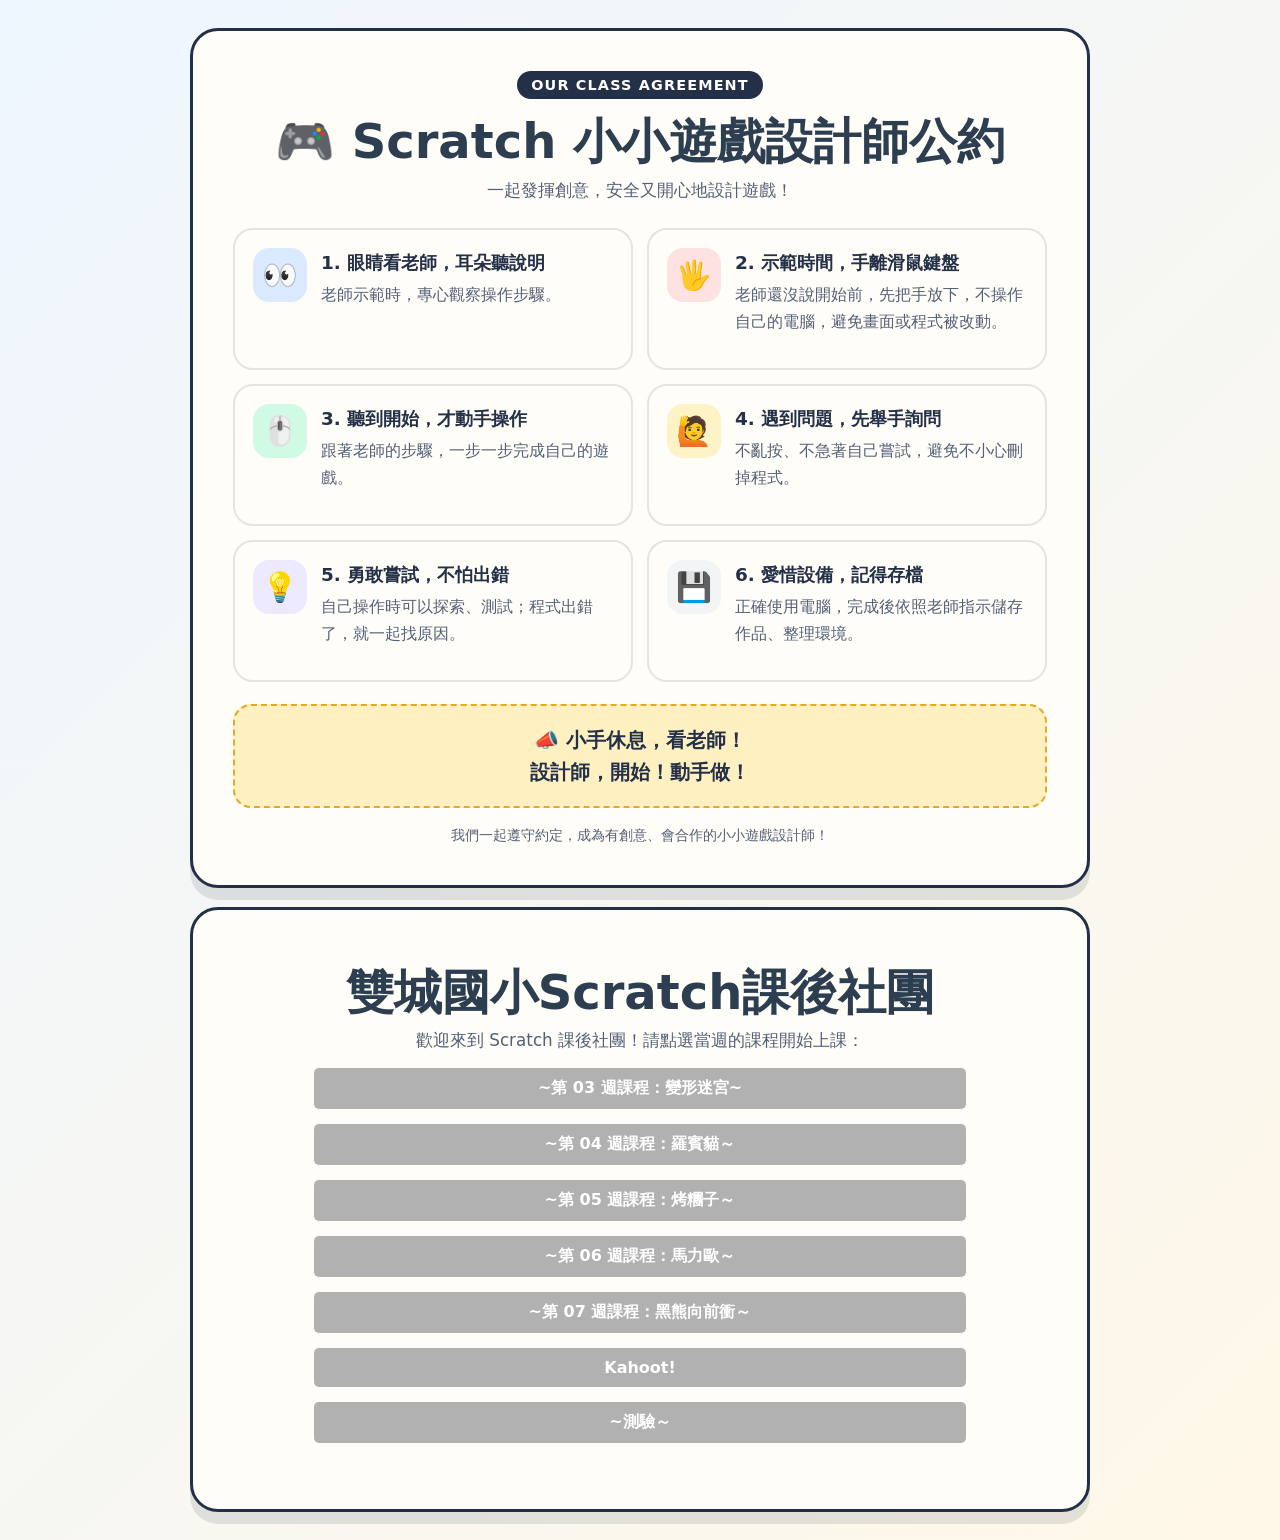
<file: index.html>
<!DOCTYPE html>
<html lang="zh-Hant">
<head>
  <meta charset="UTF-8">
  <meta name="viewport" content="width=device-width, initial-scale=1">
  <title>Scratch 小小遊戲設計師</title>
  <meta name="description" content="這裡填寫簡短的網頁內容摘要，大約控制在75個中文字以內，並自然帶入主要關鍵字。" />
  <!-- 關鍵字標籤（Meta Keywords）：現今各大搜尋引擎（如Google）已不再重用此標籤，但部分系統可備用 -->
  <meta name="keywords" content="scratch遊戲, 免費遊戲區, 關鍵字3" />
  <style>
    :root {
      --ink: #243047;
      --muted: #526078;
      --paper: #fffdf7;
      --blue: #dbeafe;
      --red: #fee2e2;
      --green: #d1fae5;
      --yellow: #fef3c7;
      --purple: #ede9fe;
      --gray: #f3f4f6;
    }
    * { box-sizing: border-box; }
    body {
      margin: 0;
      padding: 28px 16px;
      background: linear-gradient(135deg, #eef6ff, #fff8e8);
      color: var(--ink);
      font-family: "Noto Sans TC", "Microsoft JhengHei", system-ui, sans-serif;
    }
    .poster {
      max-width: 900px;
      margin: 0 auto;
      padding: clamp(20px, 4vw, 40px);
      background: var(--paper);
      border: 3px solid #243047;
      border-radius: 28px;
      box-shadow: 0 12px 0 rgba(36, 48, 71, .12);
    }
    header { text-align: center; margin-bottom: 26px; }
    .kicker {
      display: inline-block;
      padding: 6px 14px;
      border-radius: 999px;
      background: #243047;
      color: white;
      font-size: .9rem;
      font-weight: 800;
      letter-spacing: .08em;
    }
    h1 {
      margin: 14px 0 8px;
      font-size: clamp(1.8rem, 5vw, 3rem);
      line-height: 1.2;
    }
    .subtitle { margin: 0; color: var(--muted); font-size: 1.05rem; }
    .rules {
      display: grid;
      grid-template-columns: repeat(2, minmax(0, 1fr));
      gap: 14px;
    }
    .rule {
      display: flex;
      align-items: flex-start;
      gap: 14px;
      padding: 18px;
      border: 2px solid rgba(36, 48, 71, .12);
      border-radius: 20px;
      min-height: 142px;
    }
    .rule:nth-child(1) .emoji { background: var(--blue); }
    .rule:nth-child(2) .emoji { background: var(--red); }
    .rule:nth-child(3) .emoji { background: var(--green); }
    .rule:nth-child(4) .emoji { background: var(--yellow); }
    .rule:nth-child(5) .emoji { background: var(--purple); }
    .rule:nth-child(6) .emoji { background: var(--gray); }
    .emoji {
      flex: 0 0 54px;
      width: 54px;
      height: 54px;
      display: grid;
      place-items: center;
      border-radius: 16px;
      font-size: 1.8rem;
    }
    h2 { margin: 2px 0 7px; font-size: 1.15rem; line-height: 1.4; }
    .rule p { margin: 0; color: var(--muted); line-height: 1.65; }
    .chant {
      margin-top: 22px;
      padding: 18px;
      text-align: center;
      background: #fff0c2;
      border: 2px dashed #e3a927;
      border-radius: 18px;
      font-size: clamp(1rem, 2.8vw, 1.25rem);
      font-weight: 800;
      line-height: 1.6;
    }
    footer { margin-top: 18px; text-align: center; color: var(--muted); font-size: .9rem; }
    @media (max-width: 620px) {
      body { padding: 14px 10px; }
      .rules { grid-template-columns: 1fr; }
      .rule { min-height: 0; }
      .poster { border-radius: 20px; }
    }
    @media print {
      body { background: white; padding: 0; }
      .poster { max-width: none; border: 2px solid #243047; box-shadow: none; }
      .rule { break-inside: avoid; }
      @page { size: A4 portrait; margin: 10mm; }
    }
        h1 { color: #2c3e50; }
        .menu-list { list-style: none; padding: 0; }
        .menu-list li { margin: 15px 0; }
        .menu-list a { display: inline-block; 
          width: 80%; 
          padding: 10px; background-color: #b1b1b1;
          color: white; text-decoration: none; 
          border-radius: 5px; font-weight: bold; }
        .menu-list a:hover { background-color: #e3a927; }
        
        .other-list { list-style: none; padding: 0; }
        .other-list li { margin: 10px 0; }
        .other-list a { display: inline-block; width: 20%; padding: 5px; background-color: #0b0b0b; color: white; text-decoration: none; border-radius: 5px; font-weight: bold; }
        .other-list a:hover { background-color: #0a0a0a; }    
        /* 進入遊戲列按鈕樣式 */
        .enter-game-btn {
            padding: 8px 15px;
            font-size: 12pt;
            font-weight: bold;
            color: white;
            background-color: #95a5a6;
            border: none;
            border-radius: 5px;
            cursor: pointer;
            box-shadow: 0 4px 10px rgba(0,0,0,0.15);
            transition: background 0.2s, transform 0.1s;
        }
        .enter-game-btn:active { transform: scale(0.98); }
  </style>
</head>
<body>
  <main class="poster">
    <header>
      <span class="kicker">OUR CLASS AGREEMENT</span>
      <h1>🎮 Scratch 小小遊戲設計師公約</h1>
      <p class="subtitle">一起發揮創意，安全又開心地設計遊戲！</p>
    </header>

    <section class="rules" aria-label="課堂公約">
      <article class="rule">
        <div class="emoji" aria-hidden="true">👀</div>
        <div>
          <h2>1. 眼睛看老師，耳朵聽說明</h2>
          <p>老師示範時，專心觀察操作步驟。</p>
        </div>
      </article>

      <article class="rule">
        <div class="emoji" aria-hidden="true">🖐️</div>
        <div>
          <h2>2. 示範時間，手離滑鼠鍵盤</h2>
          <p>老師還沒說開始前，先把手放下，不操作自己的電腦，避免畫面或程式被改動。</p>
        </div>
      </article>

      <article class="rule">
        <div class="emoji" aria-hidden="true">🖱️</div>
        <div>
          <h2>3. 聽到開始，才動手操作</h2>
          <p>跟著老師的步驟，一步一步完成自己的遊戲。</p>
        </div>
      </article>

      <article class="rule">
        <div class="emoji" aria-hidden="true">🙋</div>
        <div>
          <h2>4. 遇到問題，先舉手詢問</h2>
          <p>不亂按、不急著自己嘗試，避免不小心刪掉程式。</p>
        </div>
      </article>

      <article class="rule">
        <div class="emoji" aria-hidden="true">💡</div>
        <div>
          <h2>5. 勇敢嘗試，不怕出錯</h2>
          <p>自己操作時可以探索、測試；程式出錯了，就一起找原因。</p>
        </div>
      </article>

      <article class="rule">
        <div class="emoji" aria-hidden="true">💾</div>
        <div>
          <h2>6. 愛惜設備，記得存檔</h2>
          <p>正確使用電腦，完成後依照老師指示儲存作品、整理環境。</p>
        </div>
      </article>
    </section>

    <div class="chant">📣 小手休息，看老師！<br>設計師，開始！動手做！</div>
    <footer>我們一起遵守約定，成為有創意、會合作的小小遊戲設計師！</footer>
  </main>
  <br>
  <main class="poster">
    <header>
      <h1>雙城國小Scratch課後社團</h1>
      <p class="subtitle">歡迎來到 Scratch 課後社團！請點選當週的課程開始上課：</p>

      <ul class="menu-list">
          <!--
          <li><a href="week1.html">第 01 週課程：認識 Scratch</a></li>
          <li><a href="week2.html">第 02 週課程：跳跳鳥</a></li>
      -->
          <li><a href="week3.html">~第 03 週課程：變形迷宮~</a></li>
          <li><a href="week4.html">~第 04 週課程：羅賓貓～</a></li>
          <li><a href="week5.html">~第 05 週課程：烤糰子～</a></li>
          <li><a href="week6.html">~第 06 週課程：馬力歐～</a></li>
          <li><a href="week7.html">~第 07 週課程：黑熊向前衝～</a></li>
          <li><a href="https://kahoot.it/">Kahoot!</a></li>
          <li><a href="https://coordinate-express-forest.jonathanccc.chatgpt.site/ ">~測驗～</a></li>
        
          <!--<li><a href="week7.html">~第 07 週課程：黑熊向前衝～</a></li>
          <button class="enter-game-btn" onclick="checkPassword()">遊戲區列表</button>
          <li><a href="week6.html">~第 06 週課程：瑪利歐～</a></li>-->

      <!--</ul>
      <ul class="other-list">
          <li><a href="">遊戲區列表</a></li>
          <a href="home.html">here</a>
      </ul>-->
    </header>
  </main>
  <script src="js/week.js"></script>
</body>
</html>
</file>
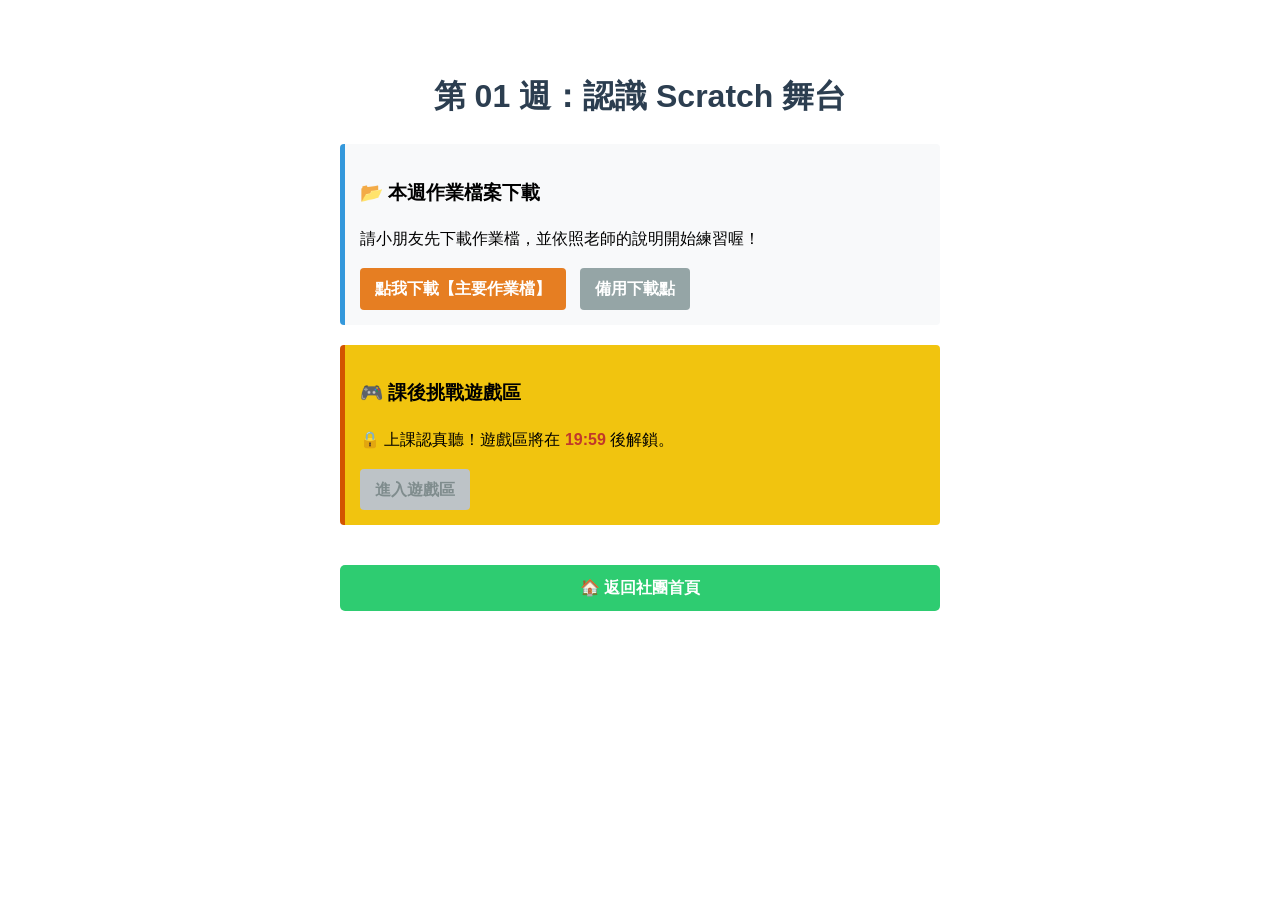
<file: week1.html>
<!DOCTYPE html>
<html lang="zh-Hant">
<head>
    <meta charset="UTF-8">
    <meta name="viewport" content="width=device-width, initial-scale=1.0">
    <title>第 1 週課程 - 雙城國小Scratch課後社團</title>
    <style>
        body { font-family: Arial, sans-serif; max-width: 600px; margin: 30px auto; padding: 20px; line-height: 1.6; }
        h1 { color: #2c3e50; text-align: center; }
        .section { background: #f8f9fa; border-left: 5px solid #3498db; padding: 15px; margin: 20px 0; border-radius: 4px; }
        .btn { display: inline-block; padding: 8px 15px; background: #e67e22; color: white; text-decoration: none; border-radius: 4px; font-weight: bold; margin-right: 10px; }
        .btn.backup { background: #95a5a6; }
        .game-zone { background: #f1c40f; border-left: 5px solid #d35400; padding: 15px; margin: 20px 0; border-radius: 4px; }
        .disabled-link { pointer-events: none; background-color: #bdc3c7 !important; color: #7f8c8d; cursor: not-allowed; }
        .home-btn { display: block; text-align: center; margin-top: 40px; padding: 10px; background: #2ecc71; color: white; text-decoration: none; border-radius: 5px; font-weight: bold; }
        .home-btn:hover { background: #27ae60; }
        #timer { font-weight: bold; color: #c0392b; }
    </style>
</head>
<body>

    <h1>第 01 週：認識 Scratch 舞台</h1>

    <!-- 1. 作業下載區 -->
    <div class="section">
        <h3>📂 本週作業檔案下載</h3>
        <p>請小朋友先下載作業檔，並依照老師的說明開始練習喔！</p>
        <!-- 請將下面的 # 替換成您實際的雲端硬碟或其他下載連結 -->
        <a href="https://example.com" class="btn" target="_blank">點我下載【主要作業檔】</a>
        <a href="https://example.com" class="btn backup" target="_blank">備用下載點</a>
    </div>

    <!-- 2. 課後遊戲區（限制20分鐘後開啟） -->
    <div class="game-zone">
        <h3>🎮 課後挑戰遊戲區</h3>
        <p id="lock-msg">🔒 上課認真聽！遊戲區將在 <span id="timer">20:00</span> 後解鎖。</p>
        <!-- 初始狀態設定為 disabled-link 限制點擊 -->
        <a href="https://mit.edu" id="game-link" class="btn disabled-link" target="_blank">進入遊戲區</a>
    </div>

    <!-- 3. 回首頁按鈕 -->
    <a href="index.html" class="home-btn">🏠 返回社團首頁</a>

    <!-- 倒數 20 分鐘的 JavaScript 程式碼 -->
    <script>
        // 設定倒數秒數：20分鐘 = 1200 秒 (測試時可以改成 5 秒方便測試)
        let timeLeft = 1200; 
        const timerElement = document.getElementById('timer');
        const lockMsgElement = document.getElementById('lock-msg');
        const gameLink = document.getElementById('game-link');

        const countdown = setInterval(function() {
            timeLeft--;

            // 計算分與秒
            let minutes = Math.floor(timeLeft / 60);
            let seconds = timeLeft % 60;

            // 補零顯示 (例如 05:09)
            minutes = minutes < 10 ? '0' + minutes : minutes;
            seconds = seconds < 10 ? '0' + seconds : seconds;

            timerElement.textContent = minutes + ':' + seconds;

            // 時間到，解除限制
            if (timeLeft <= 0) {
                clearInterval(countdown);
                lockMsgElement.innerHTML = "🔓 時間到！遊戲區已解鎖，請點擊下方按鈕開始。";
                lockMsgElement.style.color = "#27ae60";
                gameLink.classList.remove('disabled-link'); // 移除禁止點擊的樣式
                gameLink.style.background = "#e74c3c"; // 變成亮眼的紅色按鈕
            }
        }, 1000);
    </script>

</body>
</html>
</file>
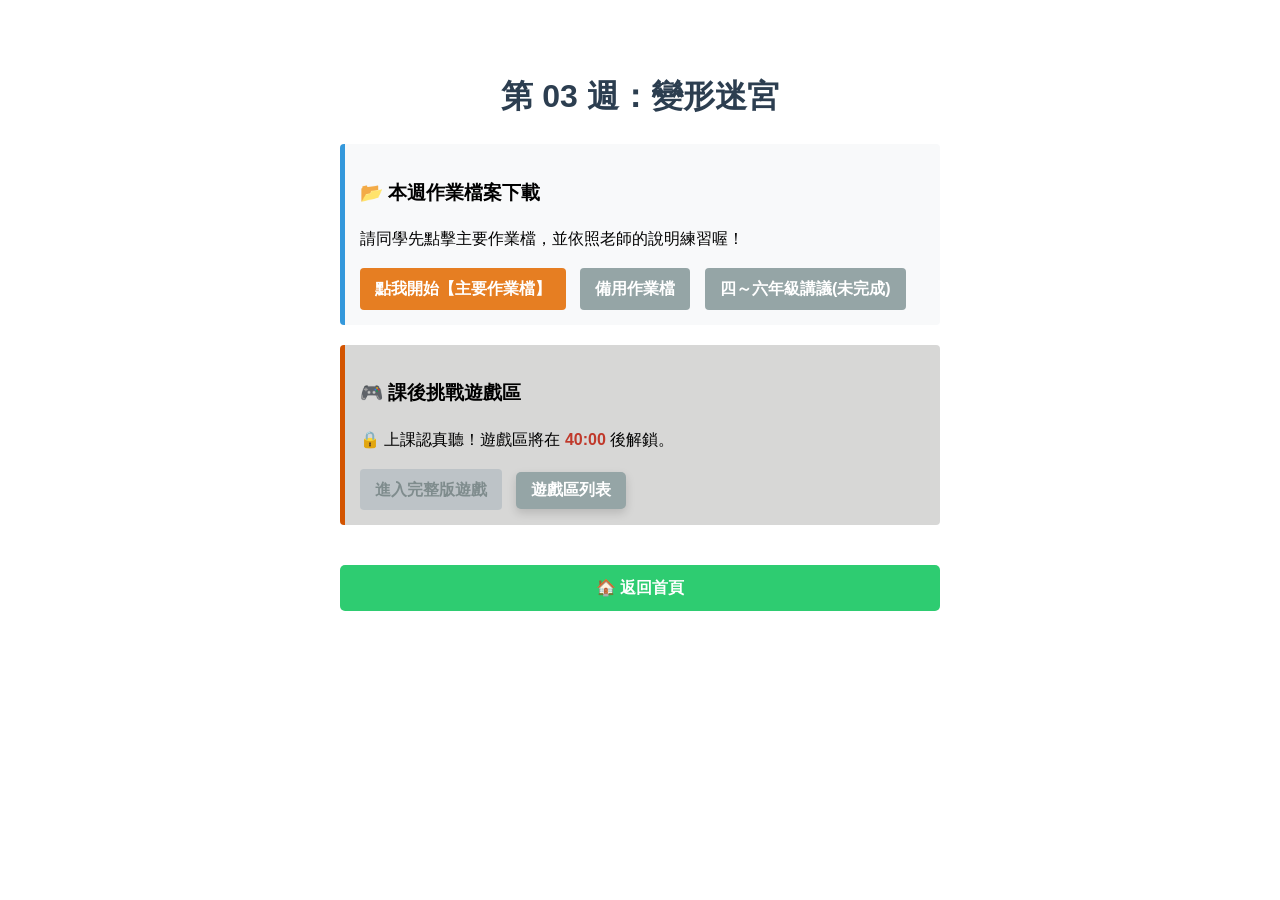
<file: week3.html>
<!DOCTYPE html>
<html lang="zh-Hant">
<head>
    <meta charset="UTF-8">
    <meta name="viewport" content="width=device-width, initial-scale=1.0">
    <title>第 3 週課程 - 雙城國小Scratch課後社團</title>
    <link rel="stylesheet" href="style.css">
</head>
<body>

    <h1>第 03 週：變形迷宮</h1>

    <!-- 1. 作業下載區 -->
    <div class="section">
        <h3>📂 本週作業檔案下載</h3>
        <p>請同學先點擊主要作業檔，並依照老師的說明練習喔！</p>
        <!-- 請將下面的 # 替換成您實際的雲端硬碟或其他下載連結 -->
        <a href="https://scratch.mit.edu/projects/1277008386/editor/" class="btn" target="_blank">點我開始【主要作業檔】</a>
        <a href="https://turbowarp.org/1277008386/editor" class="btn backup" target="_blank">備用作業檔</a>
        <a href="lecture4.html" class="btn backup" target="_blank">四～六年級講議(未完成)</a>
    </div>

    <!-- 2. 課後遊戲區（限制20分鐘後開啟） -->
    <div class="game-zone">
        <h3>🎮 課後挑戰遊戲區</h3>
        <p id="lock-msg">🔒 上課認真聽！遊戲區將在 <span id="timer">40:00</span> 後解鎖。</p>
        <!-- 初始狀態設定為 disabled-link 限制點擊 -->
        <a href="https://scratch.mit.edu/projects/1277009171/fullscreen/" id="game-link" class="btn disabled-link" target="_blank">進入完整版遊戲</a>
        <!--<a href="game-list.html" class="btn disabled-link" target="_blank">遊戲區列表</a>
    -->
        <button class="enter-game-btn" onclick="checkPassword()">遊戲區列表</button>

    </div>

    <!-- 3. 回首頁按鈕 -->
    <a href="index.html" class="home-btn">🏠 返回首頁</a>

    <script src="js/week.js"></script>

</body>
</html>
</file>
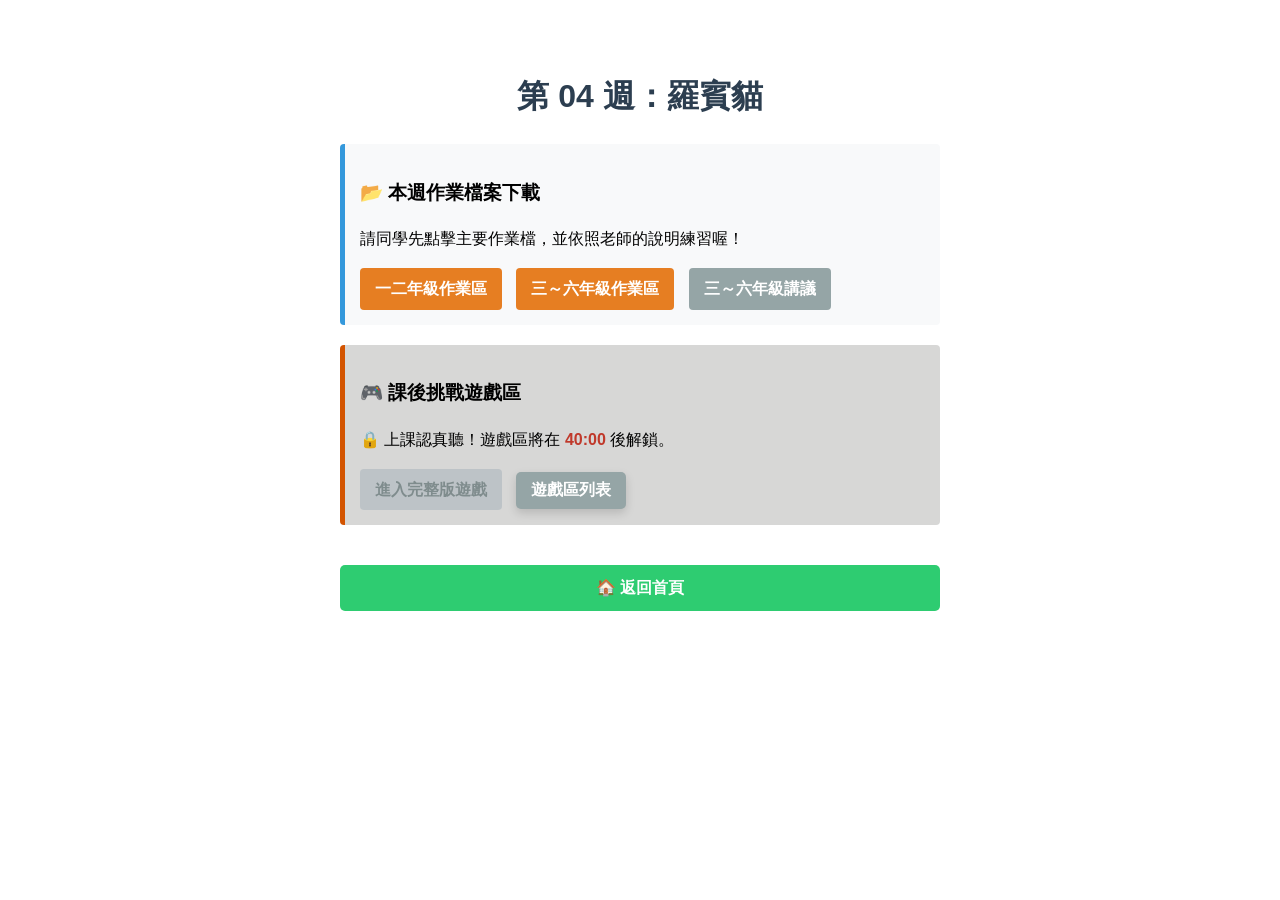
<file: week4.html>
<!DOCTYPE html>
<html lang="zh-Hant">
<head>
    <meta charset="UTF-8">
    <meta name="viewport" content="width=device-width, initial-scale=1.0">
    <title>第 4 週課程 - 羅賓貓</title>
    <link rel="stylesheet" href="style.css">
</head>
<body>

    <h1>第 04 週：羅賓貓</h1>

    <!-- 1. 作業下載區 -->
    <div class="section">
        <h3>📂 本週作業檔案下載</h3>
        <p>請同學先點擊主要作業檔，並依照老師的說明練習喔！</p>
        <!-- 請將下面的 # 替換成您實際的雲端硬碟或其他下載連結 -->
        <a href="https://turbowarp.org/1383275882/editor" class="btn" target="_blank">一二年級作業區</a>
        <a href="https://turbowarp.org/1277011570/editor" class="btn" target="_blank">三～六年級作業區</a>
        <a href="https://docs.google.com/presentation/d/1R-jWKwMmYDInOcxceWqKwZy2f_MXKjWJ/edit?usp=sharing&ouid=117177431560264184201&rtpof=true&sd=true" class="btn backup" target="_blank">三～六年級講議</a>
    </div>

    <!-- 2. 課後遊戲區（限制20分鐘後開啟） -->
    <div class="game-zone">
        <h3>🎮 課後挑戰遊戲區</h3>
        <p id="lock-msg">🔒 上課認真聽！遊戲區將在 <span id="timer">40:00</span> 後解鎖。</p>
        <!-- 初始狀態設定為 disabled-link 限制點擊 -->
        <a href="https://scratch.mit.edu/projects/1277010759/fullscreen/" id="game-link" class="btn disabled-link" target="_blank">進入完整版遊戲</a>
        <!--<a href="game-list.html" class="btn disabled-link" target="_blank">遊戲區列表</a>
    -->
        <button class="enter-game-btn" onclick="checkPassword()">遊戲區列表</button>

    </div>

    <!-- 3. 回首頁按鈕 -->
    <a href="index.html" class="home-btn">🏠 返回首頁</a>
    <script src="js/week.js"></script>

</body>
</html>
</file>
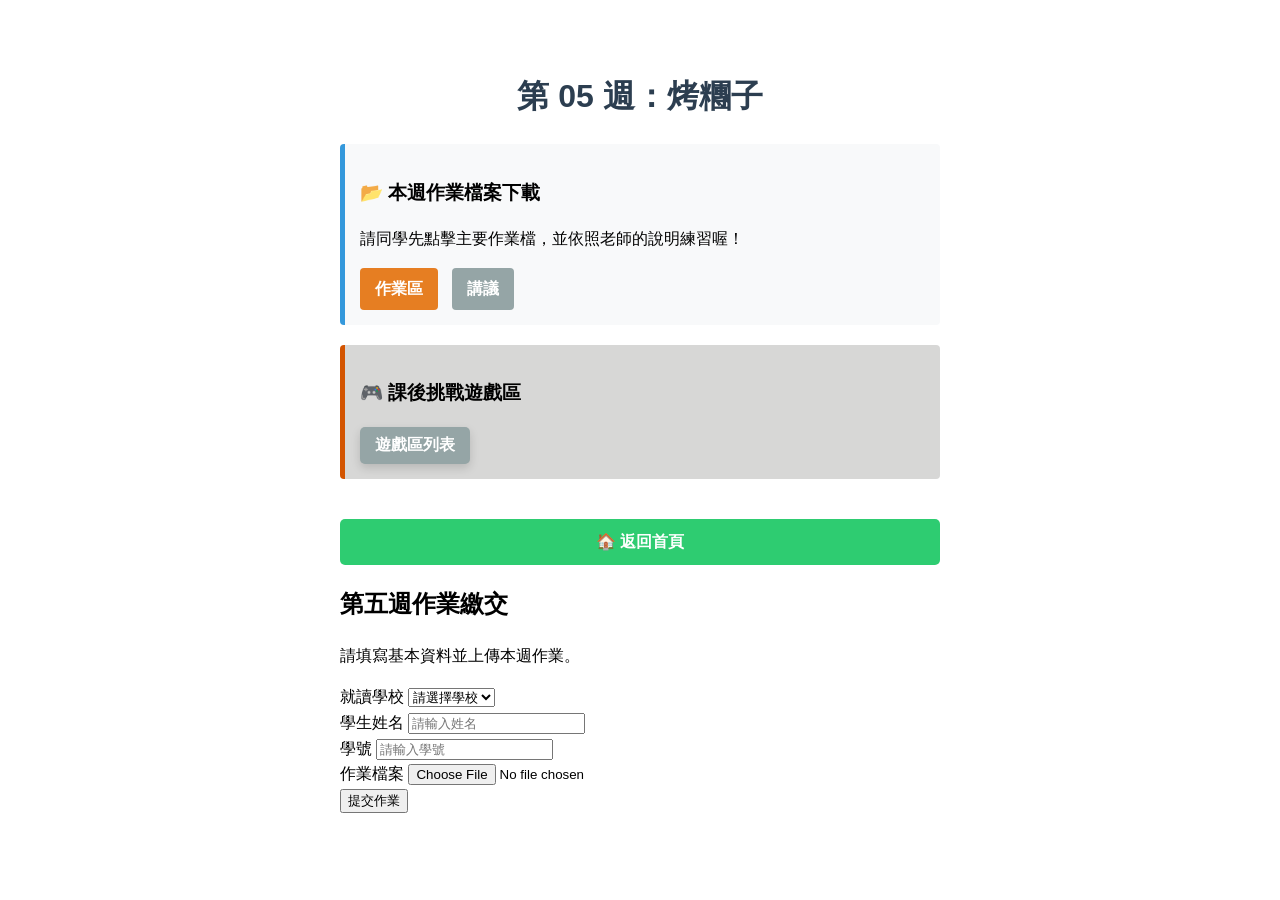
<file: week5.html>
<!DOCTYPE html>
<html lang="zh-Hant">
<head>
    <meta charset="UTF-8">
    <meta name="viewport" content="width=device-width, initial-scale=1.0">
    <title>Scratch課程 - 烤糰子</title>
    <meta name="description" content="介紹課程表等等等" />
    <!-- 關鍵字標籤（Meta Keywords）：現今各大搜尋引擎（如Google）已不再重用此標籤，但部分系統可備用 -->
    <meta name="keywords" content="Scratch, 烤糰子, 小遊戲" />
    <link rel="stylesheet" href="style.css">

</head>



<script type="module">
  import { supabase } from './js/supabase.js';

  // ===== 基本設定 =====
  const WEEK_NUMBER = 5;
  const MAX_FILE_SIZE = 50 * 1024 * 1024;

  // ===== HTML 元素 =====
  const statusElement = document.getElementById('upload-status');
  const formElement = document.getElementById('assignment-form');
  const schoolElement = document.getElementById('school-id');
  const nameElement = document.getElementById('student-name');
  const numberElement = document.getElementById('student-number');
  const fileElement = document.getElementById('assignment-file');
  const submitButton = document.getElementById('submit-btn');


  // ===== 載入學校清單 =====
  async function loadSchools() {
    try {
      statusElement.textContent = '正在載入學校清單...';

      const { data, error } = await supabase
        .from('schools')
        .select('school_id, school_name')
        .eq('is_active', true)
        .order('school_name');

      if (error) {
        throw error;
      }

      if (!data || data.length === 0) {
        throw new Error('目前沒有可選擇的學校');
      }

      // 清空原本選項
      schoolElement.innerHTML = '';

      // 建立預設選項
      const defaultOption = document.createElement('option');
      defaultOption.value = '';
      defaultOption.textContent = '請選擇學校';
      schoolElement.appendChild(defaultOption);

      // 加入學校資料
      data.forEach(school => {
        const option = document.createElement('option');

        option.value = school.school_id;
        option.textContent = school.school_name;

        schoolElement.appendChild(option);
      });

      statusElement.textContent = '請填寫資料並選擇作業檔案。';

      console.log('學校清單載入成功：', data);

    } catch (error) {
      console.error('學校清單載入失敗：', error);

      statusElement.textContent =
        '學校清單載入失敗，請重新整理頁面。';
    }
  }


  // ===== 提交作業 =====
  formElement.addEventListener('submit', async function (event) {
    event.preventDefault();

    submitButton.disabled = true;

    try {
      // 1. 取得表單資料
      const schoolId = schoolElement.value;
      const studentName = nameElement.value.trim();
      const studentNumber = numberElement.value.trim();
      const file = fileElement.files[0];

      // 2. 檢查資料是否完整
      if (!schoolId || !studentName || !studentNumber || !file) {
        throw new Error('請填寫學校、姓名、學號並選擇作業檔案。');
      }

      // 3. 檢查檔案大小
      if (file.size === 0) {
        throw new Error('不可上傳空白檔案。');
      }

      if (file.size > MAX_FILE_SIZE) {
        throw new Error('檔案超過 50 MB，請選擇較小的檔案。');
      }

      // 4. 建立表單資料，準備傳送給 Edge Function
      const formData = new FormData();

      formData.append('school_id', schoolId);
      formData.append('student_name', studentName);
      formData.append('student_number', studentNumber);
      formData.append('week_number', String(WEEK_NUMBER));
      formData.append('file', file);

      // 5. 呼叫 Supabase Edge Function
      statusElement.textContent = '正在驗證學生資料並上傳作業，請稍候...';

      const { data, error } = await supabase.functions.invoke(
        'submit-assignment',
        {
          body: formData
        }
      );

      // 6. 處理伺服器錯誤
      if (error) {
        let errorMessage = error.message;

        if (error.context instanceof Response) {
          try {
            const result = await error.context.json();

            if (result.message) {
              errorMessage = result.message;
            }
          } catch (parseError) {
            console.log('無法讀取錯誤詳細資料');
          }
        }

        throw new Error(errorMessage);
      }

      // 7. 確認上傳結果
      if (!data || !data.success) {
        throw new Error(data?.message || '作業上傳失敗，請稍後再試。');
      }

      console.log('作業上傳成功：', data);

      statusElement.textContent =
        data.message || '作業上傳成功！';

      // 清空檔案欄位
      fileElement.value = '';

    } catch (error) {
      console.error('作業上傳失敗：', error);

      statusElement.textContent =
        `作業上傳失敗：${error.message}`;

    } finally {
      submitButton.disabled = false;
    }
  });


  // ===== 初始化 =====
  loadSchools();

</script>



<body>

    <h1>第 05 週：烤糰子</h1>

    <!-- 1. 作業下載區 -->
    <div class="section">
        <h3>📂 本週作業檔案下載</h3>
        <p>請同學先點擊主要作業檔，並依照老師的說明練習喔！</p>
        <!-- 請將下面的 # 替換成您實際的雲端硬碟或其他下載連結 
        <a href="https://turbowarp.org/1382019507/editor" class="btn" target="_blank">一二年級作業區</a>-->
        <a href="https://turbowarp.org/1363776188/editor" class="btn" target="_blank">作業區</a>
        <a href="https://docs.google.com/presentation/d/1yGYtdKXHUCmhUXs1Pm0kLqAHs6PIW2Lz/edit?usp=sharing&ouid=117177431560264184201&rtpof=true&sd=true" class="btn backup" target="_blank" >講議</a>
    </div>

    <!-- 2. 課後遊戲區（限制20分鐘後開啟） -->
    <div class="game-zone">
        <h3>🎮 課後挑戰遊戲區</h3>
        <!--<p id="lock-msg">🔒 上課認真聽！遊戲區將在 <span id="timer">40:00</span> 後解鎖。</p>-->
        <!-- 初始狀態設定為 disabled-link 限制點擊 
        <a href="https://scratch.mit.edu/projects/1363494332/fullscreen/" id="game-link" class="btn disabled-link" target="_blank">進入完整版遊戲</a>
        <a href="game-list.html" class="btn disabled-link" target="_blank">遊戲區列表</a>
    -->
        <button class="enter-game-btn" onclick="checkPassword()">遊戲區列表</button>

    </div>

    <!-- 3. 回首頁按鈕 -->
    <a href="index.html" class="home-btn">🏠 返回首頁</a>

    <!-- 作業繳交區 -->
    <section id="assignment-section">
        <h2>第五週作業繳交</h2>
        <p>請填寫基本資料並上傳本週作業。</p>

        <form id="assignment-form">
          <div class="form-group">
            <label for="school-id">就讀學校</label>
            <select id="school-id" name="school-id" required>
                <option value="">請選擇學校</option>
            </select>
          </div>

          <div class="form-group">
              <label for="student-name">學生姓名</label>
              <input
                  type="text"
                  id="student-name"
                  name="student-name"
                  placeholder="請輸入姓名"
                  required
              >
          </div>

          <div class="form-group">
              <label for="student-number">學號</label>
              <input
                  type="text"
                  id="student-number"
                  name="student-number"
                  placeholder="請輸入學號"
                  required
              >
          </div>

          <div class="form-group">
              <label for="assignment-file">作業檔案</label>
              <input
                  type="file"
                  id="assignment-file"
                  name="assignment-file"
                  required
              >
          </div>

          <button type="submit" id="submit-btn">
          提交作業
          </button>

          <p id="upload-status"></p>

        </form>
    </section>
    <!-- 作業繳交區結束 -->


    <script src="js/week.js"></script>


</body>
</html>
</file>
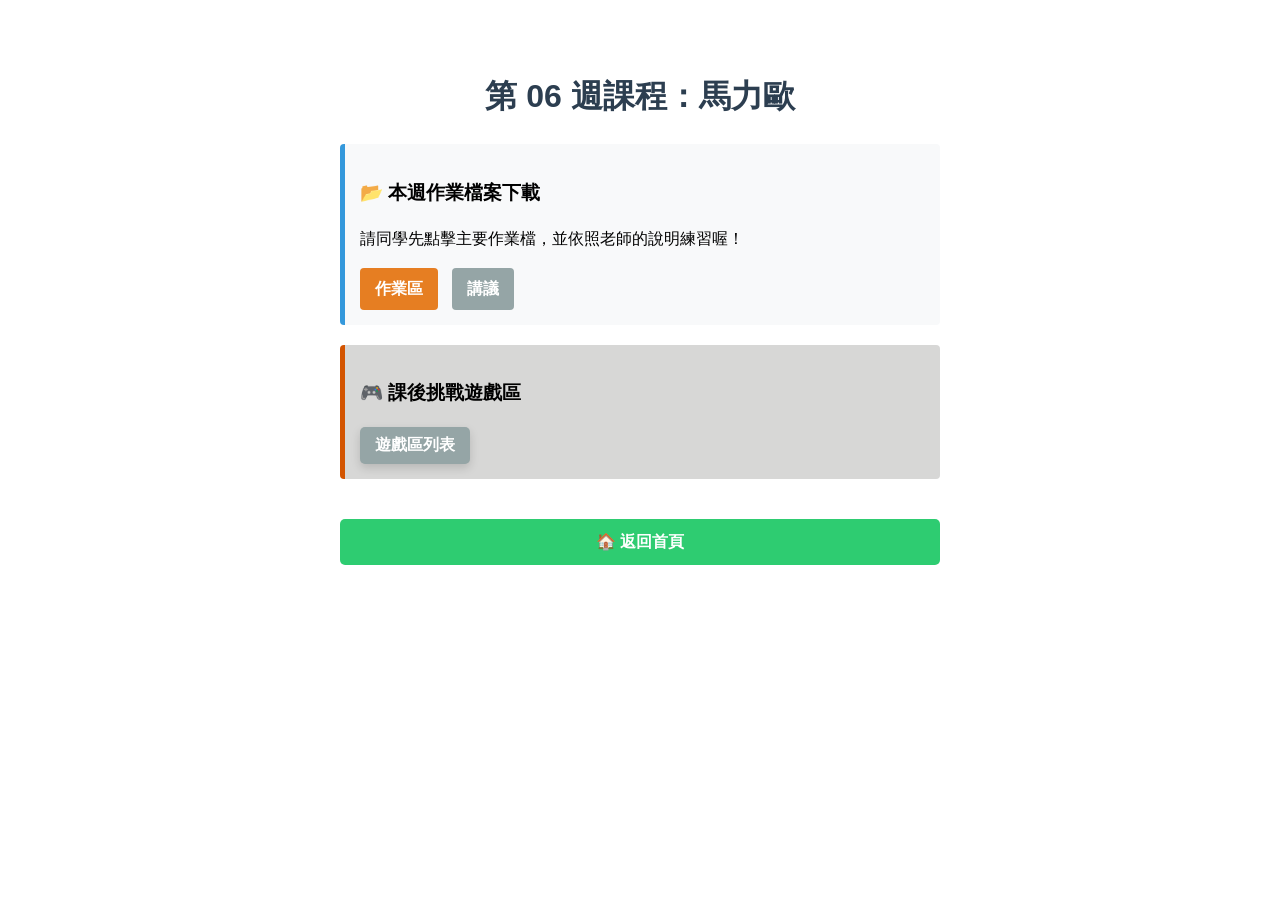
<file: week6.html>
<!DOCTYPE html>
<html lang="zh-Hant">
<head>
    <meta charset="UTF-8">
    <meta name="viewport" content="width=device-width, initial-scale=1.0">
    <title>第 6 週課程 - 馬力歐</title>
    <link rel="stylesheet" href="style.css">
</head>
<script type="module">
  import { supabase } from './js/supabase.js';

  console.log('Supabase connection ready:', supabase);
</script>
<body>

    <h1>第 06 週課程：馬力歐</h1>

    <!-- 1. 作業下載區 -->
    <div class="section">
        <h3>📂 本週作業檔案下載</h3>
        <p>請同學先點擊主要作業檔，並依照老師的說明練習喔！</p>
        <!-- 請將下面的 # 替換成您實際的雲端硬碟或其他下載連結 -->
        <a href="https://turbowarp.org/1277017786/editor" class="btn" target="_blank">作業區</a>
        <!--<a href="https://turbowarp.org/1277011570/editor" class="btn" target="_blank">三～六年級作業區</a>-->
        <a href="https://docs.google.com/presentation/d/1k5YmqcRkNcsddTrpfT1Dv1JHGbpNqTqE/edit?usp=sharing&ouid=117177431560264184201&rtpof=true&sd=true" class="btn backup" target="_blank">講議</a>
    </div>

    <!-- 2. 課後遊戲區（限制20分鐘後開啟） -->
    <div class="game-zone">
        <h3>🎮 課後挑戰遊戲區</h3>
        <!--<p id="lock-msg">🔒 上課認真聽！遊戲區將在 <span id="timer">40:00</span> 後解鎖。</p>
         初始狀態設定為 disabled-link 限制點擊 
        <a href="https://scratch.mit.edu/projects/1277018321/fullscreen/" id="game-link" class="btn disabled-link" target="_blank">進入完整版遊戲</a>
        <a href="game-list.html" class="btn disabled-link" target="_blank">遊戲區列表</a>
    -->
        <button class="enter-game-btn" onclick="checkPassword()">遊戲區列表</button>

    </div>

    <!-- 3. 回首頁按鈕 -->
    <a href="index.html" class="home-btn">🏠 返回首頁</a>
    <script src="js/week.js"></script>
    
</body>
</html>
</file>
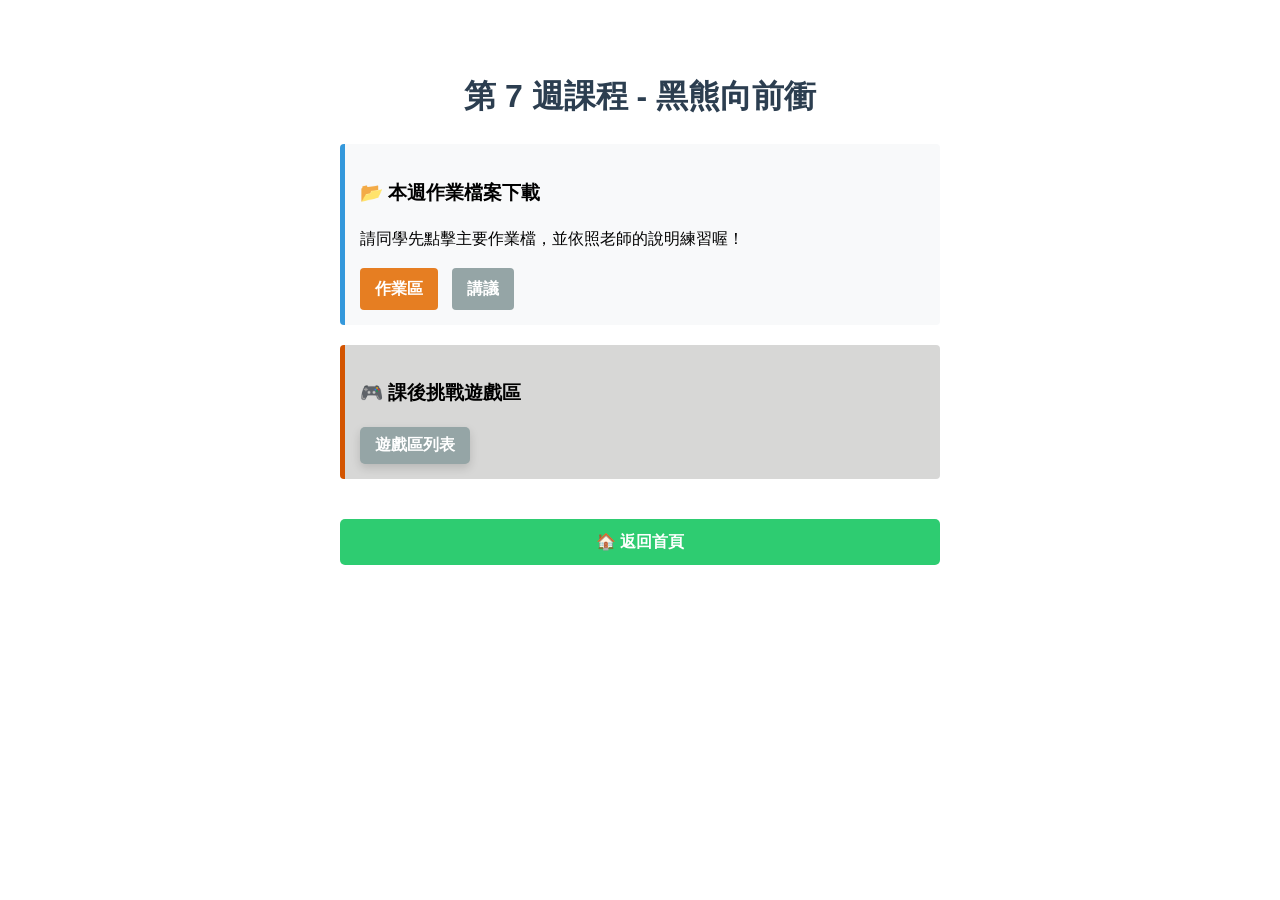
<file: week7.html>
<!DOCTYPE html>
<html lang="zh-Hant">
<head>
    <meta charset="UTF-8">
    <meta name="viewport" content="width=device-width, initial-scale=1.0">
    <title>第 7 週課程 - 黑熊向前衝</title>
    <link rel="stylesheet" href="style.css">
</head>
<script type="module">
  import { supabase } from './js/supabase.js';

  console.log('Supabase connection ready:', supabase);
</script>
<body>

    <h1>第 7 週課程 - 黑熊向前衝</h1>

    <!-- 1. 作業下載區 -->
    <div class="section">
        <h3>📂 本週作業檔案下載</h3>
        <p>請同學先點擊主要作業檔，並依照老師的說明練習喔！</p>
        <!-- 請將下面的 # 替換成您實際的雲端硬碟或其他下載連結 -->
        
        <a href="https://turbowarp.org/1277504655/editor" class="btn" target="_blank">作業區</a>
        <!--<a href="https://turbowarp.org/1277011570/editor" class="btn" target="_blank">三～六年級作業區</a>-->
        <a href="https://docs.google.com/presentation/d/1OLUtNeol5o-YK3EX3NKkBoR_A8yJkqQa/edit?usp=sharing&ouid=117177431560264184201&rtpof=true&sd=true" class="btn backup" target="_blank">講議</a>
    </div>

    <!-- 2. 課後遊戲區（限制20分鐘後開啟） -->
    <div class="game-zone">
        <h3>🎮 課後挑戰遊戲區</h3>
        <!--<p id="lock-msg">🔒 上課認真聽！遊戲區將在 <span id="timer">40:00</span> 後解鎖。</p>
         初始狀態設定為 disabled-link 限制點擊 
        <a href="hhttps://scratch.mit.edu/projects/1277504270/fullscreen/" id="game-link" class="btn disabled-link" target="_blank">進入完整版遊戲</a>
        <a href="game-list.html" class="btn disabled-link" target="_blank">遊戲區列表</a>
    -->
        <button class="enter-game-btn" onclick="checkPassword()">遊戲區列表</button>

    </div>

    <!-- 3. 回首頁按鈕 -->
    <a href="index.html" class="home-btn">🏠 返回首頁</a>
    <script src="js/week.js"></script>
    
</body>
</html>
</file>
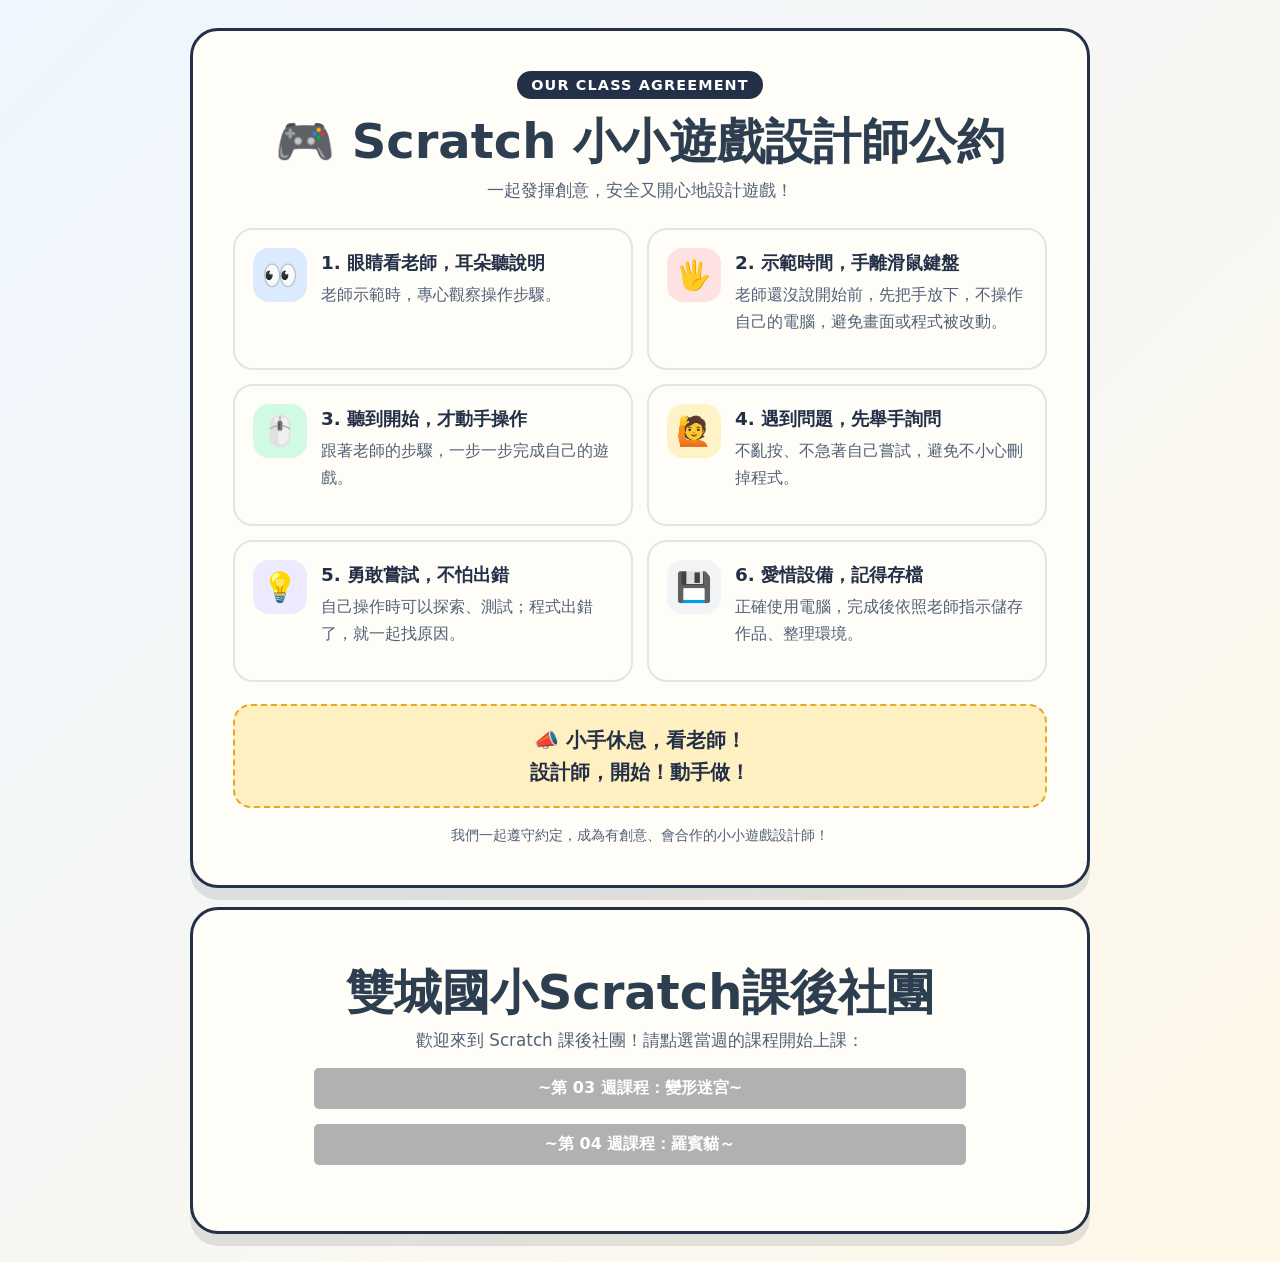
<file: Web/scratch_index.html>
<!DOCTYPE html>
<html lang="zh-Hant">
<head>
  <meta charset="UTF-8">
  <meta name="viewport" content="width=device-width, initial-scale=1">
  <title>Scratch 小小遊戲設計師公約</title>
  <style>
    :root {
      --ink: #243047;
      --muted: #526078;
      --paper: #fffdf7;
      --blue: #dbeafe;
      --red: #fee2e2;
      --green: #d1fae5;
      --yellow: #fef3c7;
      --purple: #ede9fe;
      --gray: #f3f4f6;
    }
    * { box-sizing: border-box; }
    body {
      margin: 0;
      padding: 28px 16px;
      background: linear-gradient(135deg, #eef6ff, #fff8e8);
      color: var(--ink);
      font-family: "Noto Sans TC", "Microsoft JhengHei", system-ui, sans-serif;
    }
    .poster {
      max-width: 900px;
      margin: 0 auto;
      padding: clamp(20px, 4vw, 40px);
      background: var(--paper);
      border: 3px solid #243047;
      border-radius: 28px;
      box-shadow: 0 12px 0 rgba(36, 48, 71, .12);
    }
    header { text-align: center; margin-bottom: 26px; }
    .kicker {
      display: inline-block;
      padding: 6px 14px;
      border-radius: 999px;
      background: #243047;
      color: white;
      font-size: .9rem;
      font-weight: 800;
      letter-spacing: .08em;
    }
    h1 {
      margin: 14px 0 8px;
      font-size: clamp(1.8rem, 5vw, 3rem);
      line-height: 1.2;
    }
    .subtitle { margin: 0; color: var(--muted); font-size: 1.05rem; }
    .rules {
      display: grid;
      grid-template-columns: repeat(2, minmax(0, 1fr));
      gap: 14px;
    }
    .rule {
      display: flex;
      align-items: flex-start;
      gap: 14px;
      padding: 18px;
      border: 2px solid rgba(36, 48, 71, .12);
      border-radius: 20px;
      min-height: 142px;
    }
    .rule:nth-child(1) .emoji { background: var(--blue); }
    .rule:nth-child(2) .emoji { background: var(--red); }
    .rule:nth-child(3) .emoji { background: var(--green); }
    .rule:nth-child(4) .emoji { background: var(--yellow); }
    .rule:nth-child(5) .emoji { background: var(--purple); }
    .rule:nth-child(6) .emoji { background: var(--gray); }
    .emoji {
      flex: 0 0 54px;
      width: 54px;
      height: 54px;
      display: grid;
      place-items: center;
      border-radius: 16px;
      font-size: 1.8rem;
    }
    h2 { margin: 2px 0 7px; font-size: 1.15rem; line-height: 1.4; }
    .rule p { margin: 0; color: var(--muted); line-height: 1.65; }
    .chant {
      margin-top: 22px;
      padding: 18px;
      text-align: center;
      background: #fff0c2;
      border: 2px dashed #e3a927;
      border-radius: 18px;
      font-size: clamp(1rem, 2.8vw, 1.25rem);
      font-weight: 800;
      line-height: 1.6;
    }
    footer { margin-top: 18px; text-align: center; color: var(--muted); font-size: .9rem; }
    @media (max-width: 620px) {
      body { padding: 14px 10px; }
      .rules { grid-template-columns: 1fr; }
      .rule { min-height: 0; }
      .poster { border-radius: 20px; }
    }
    @media print {
      body { background: white; padding: 0; }
      .poster { max-width: none; border: 2px solid #243047; box-shadow: none; }
      .rule { break-inside: avoid; }
      @page { size: A4 portrait; margin: 10mm; }
    }
        h1 { color: #2c3e50; }
        .menu-list { list-style: none; padding: 0; }
        .menu-list li { margin: 15px 0; }
        .menu-list a { display: inline-block; 
          width: 80%; 
          padding: 10px; background-color: #b1b1b1;
          color: white; text-decoration: none; 
          border-radius: 5px; font-weight: bold; }
        .menu-list a:hover { background-color: #e3a927; }
        
        .other-list { list-style: none; padding: 0; }
        .other-list li { margin: 10px 0; }
        .other-list a { display: inline-block; width: 20%; padding: 5px; background-color: #0b0b0b; color: white; text-decoration: none; border-radius: 5px; font-weight: bold; }
        .other-list a:hover { background-color: #0a0a0a; }    
  </style>
</head>
<body>
  <main class="poster">
    <header>
      <span class="kicker">OUR CLASS AGREEMENT</span>
      <h1>🎮 Scratch 小小遊戲設計師公約</h1>
      <p class="subtitle">一起發揮創意，安全又開心地設計遊戲！</p>
    </header>

    <section class="rules" aria-label="課堂公約">
      <article class="rule">
        <div class="emoji" aria-hidden="true">👀</div>
        <div>
          <h2>1. 眼睛看老師，耳朵聽說明</h2>
          <p>老師示範時，專心觀察操作步驟。</p>
        </div>
      </article>

      <article class="rule">
        <div class="emoji" aria-hidden="true">🖐️</div>
        <div>
          <h2>2. 示範時間，手離滑鼠鍵盤</h2>
          <p>老師還沒說開始前，先把手放下，不操作自己的電腦，避免畫面或程式被改動。</p>
        </div>
      </article>

      <article class="rule">
        <div class="emoji" aria-hidden="true">🖱️</div>
        <div>
          <h2>3. 聽到開始，才動手操作</h2>
          <p>跟著老師的步驟，一步一步完成自己的遊戲。</p>
        </div>
      </article>

      <article class="rule">
        <div class="emoji" aria-hidden="true">🙋</div>
        <div>
          <h2>4. 遇到問題，先舉手詢問</h2>
          <p>不亂按、不急著自己嘗試，避免不小心刪掉程式。</p>
        </div>
      </article>

      <article class="rule">
        <div class="emoji" aria-hidden="true">💡</div>
        <div>
          <h2>5. 勇敢嘗試，不怕出錯</h2>
          <p>自己操作時可以探索、測試；程式出錯了，就一起找原因。</p>
        </div>
      </article>

      <article class="rule">
        <div class="emoji" aria-hidden="true">💾</div>
        <div>
          <h2>6. 愛惜設備，記得存檔</h2>
          <p>正確使用電腦，完成後依照老師指示儲存作品、整理環境。</p>
        </div>
      </article>
    </section>

    <div class="chant">📣 小手休息，看老師！<br>設計師，開始！動手做！</div>
    <footer>我們一起遵守約定，成為有創意、會合作的小小遊戲設計師！</footer>
  </main>
  <br>
  <main class="poster">
    <header>
      <h1>雙城國小Scratch課後社團</h1>
      <p class="subtitle">歡迎來到 Scratch 課後社團！請點選當週的課程開始上課：</p>

      <ul class="menu-list">
          <!--
          <li><a href="week1.html">第 01 週課程：認識 Scratch</a></li>
          <li><a href="week2.html">第 02 週課程：跳跳鳥</a></li>
      -->
          <li><a href="week3.html">~第 03 週課程：變形迷宮~</a></li>
          <li><a href="week4.html">~第 04 週課程：羅賓貓～</a></li>

      <!--</ul>
      <ul class="other-list">
          <li><a href="">遊戲區列表</a></li>
          <a href="home.html">here</a>
      </ul>-->
    </header>
  </main>
  
</body>
</html>
</file>
<file: style.css>
body { font-family: Arial, sans-serif; 
    max-width: 600px; margin: 30px auto; 
    padding: 20px; line-height: 1.6; }
h1 { color: #2c3e50; text-align: center; }
.section { background: #f8f9fa; 
    border-left: 5px solid #3498db; 
    padding: 15px; 
    margin: 20px 0; 
    border-radius: 4px; }
.btn { display: inline-block; 
    padding: 8px 15px; 
    background: #e67e22; 
    color: white; 
    text-decoration: none; 
    border-radius: 4px; 
    font-weight: bold; 
    margin-right: 10px; }
.btn.backup { background: #95a5a6; }
.game-zone { background: #d7d7d6; border-left: 5px solid #d35400; padding: 15px; margin: 20px 0; border-radius: 4px; }
.disabled-link { pointer-events: none; 
    background-color: #bdc3c7 !important; 
    color: #7f8c8d; 
    cursor: not-allowed; }
.home-btn { display: block; 
    text-align: center; 
    margin-top: 40px; 
    padding: 10px; 
    background: #2ecc71; 
    color: white; 
    text-decoration: none; 
    border-radius: 5px; 
    font-weight: bold; }
/*home鍵停留效果*/
.home-btn:hover { background: #27ae60; }

#timer { font-weight: bold; color: #c0392b; }

/* 進入遊戲列按鈕樣式 */
.enter-game-btn {
    padding: 8px 15px;
    font-size: 12pt;
    font-weight: bold;
    color: white;
    background-color: #95a5a6;
    border: none;
    border-radius: 5px;
    cursor: pointer;
    box-shadow: 0 4px 10px rgba(0,0,0,0.15);
    transition: background 0.2s, transform 0.1s;
}
.enter-game-btn:active { transform: scale(0.98); }
</file>
